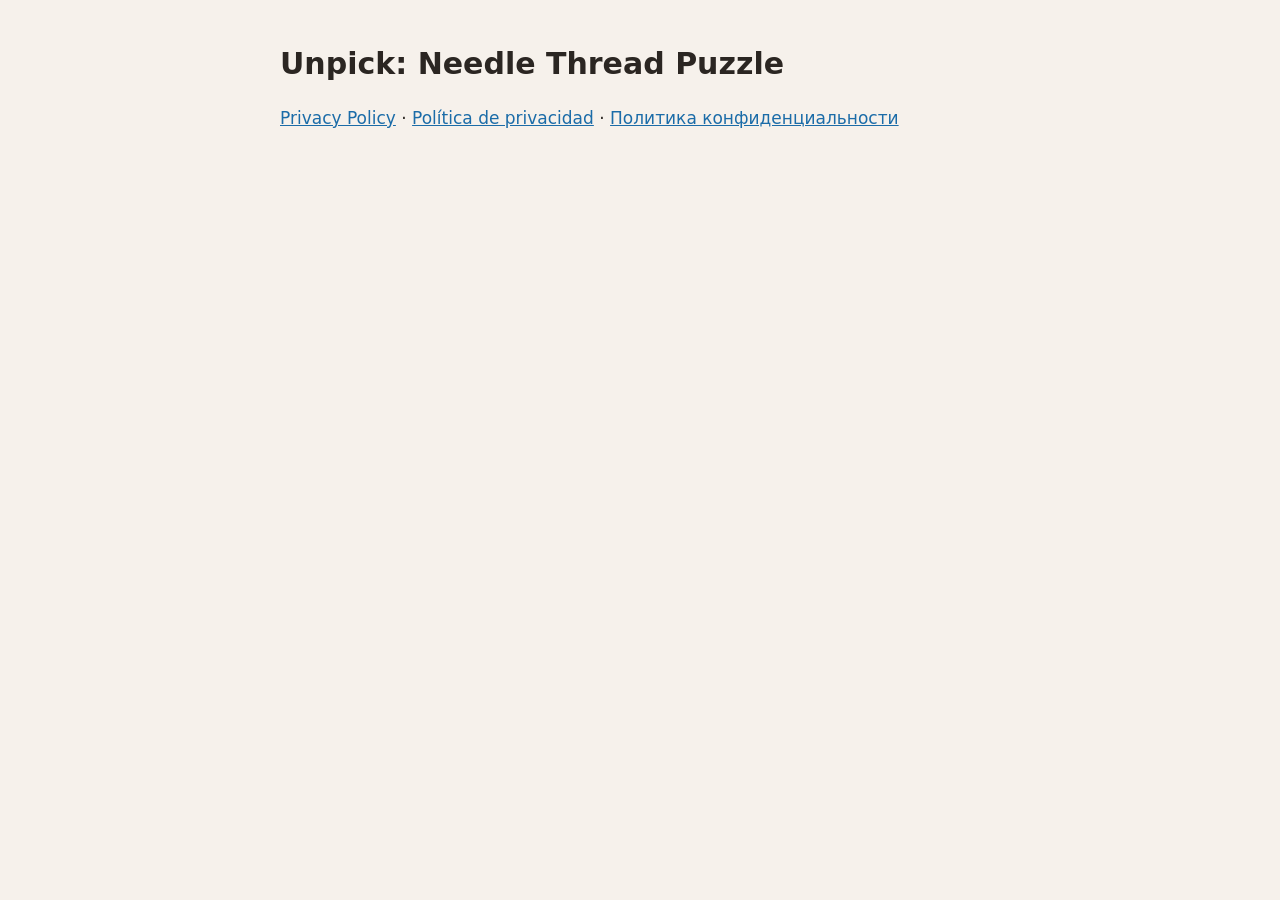
<file: index.html>
<!doctype html>
<html lang="en"><head><meta charset="utf-8"><meta name="viewport" content="width=device-width,initial-scale=1"><title>Unpick</title><link rel="stylesheet" href="style.css"></head>
<body><main><h1>Unpick: Needle Thread Puzzle</h1>
<p><a href="privacy/">Privacy Policy</a> · <a href="privacy/es/">Política de privacidad</a> · <a href="privacy/ru/">Политика конфиденциальности</a></p></main></body></html>
</file>
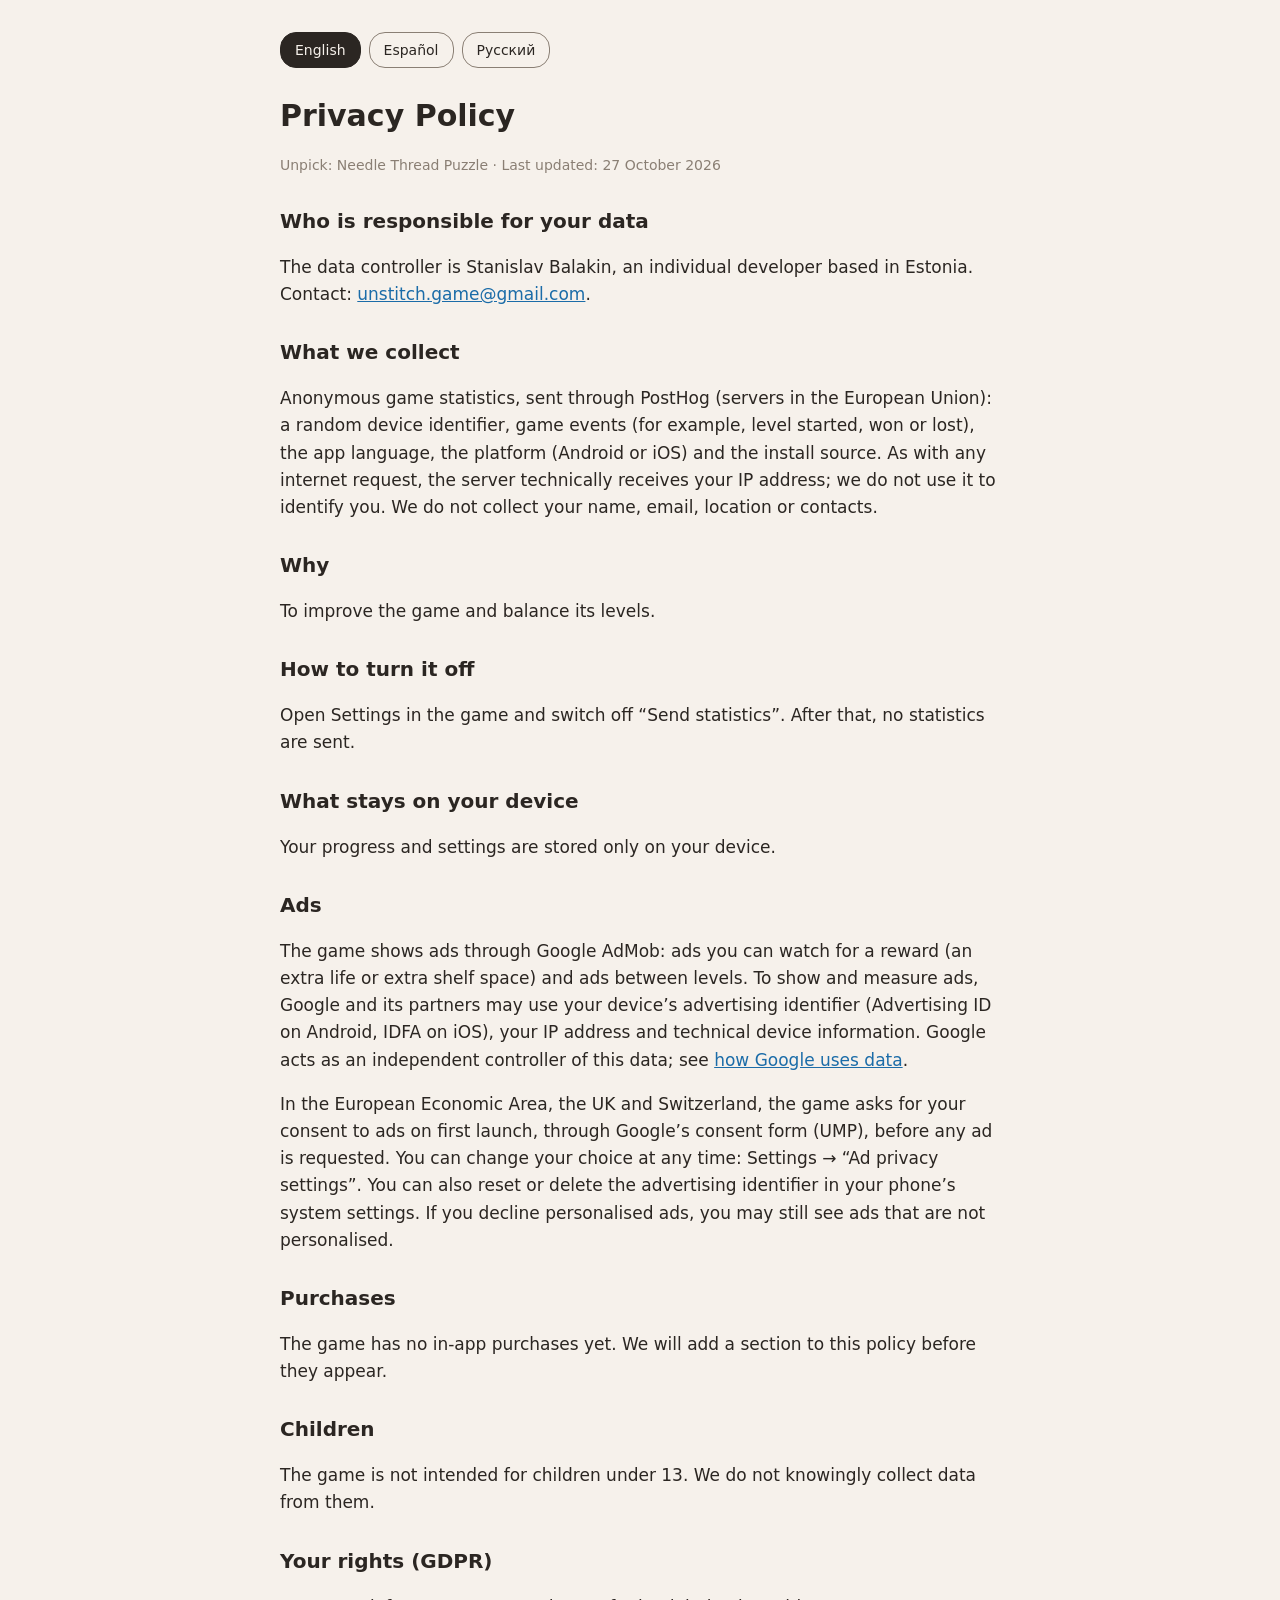
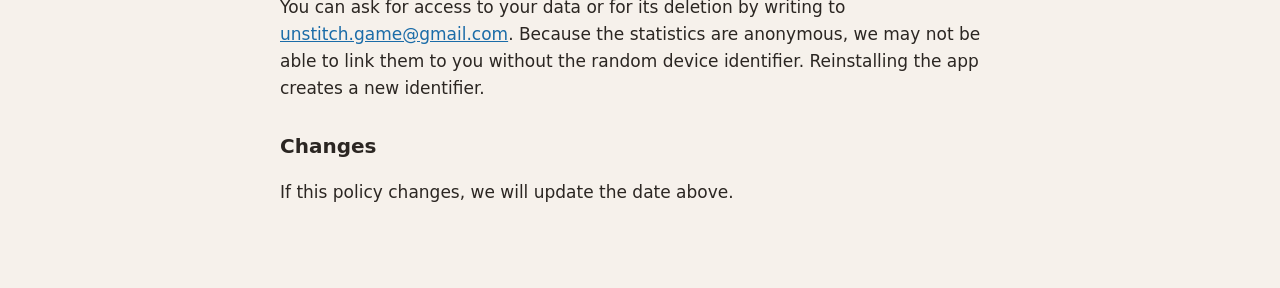
<file: privacy/index.html>
<!doctype html>
<html lang="en">
<head>
<meta charset="utf-8">
<meta name="viewport" content="width=device-width,initial-scale=1">
<title>Privacy Policy — Unpick</title>
<link rel="stylesheet" href="../style.css">
</head>
<body>
<main>
<nav><a class="on" href="/unstitch-site/privacy/">English</a><a class="" href="/unstitch-site/privacy/es/">Español</a><a class="" href="/unstitch-site/privacy/ru/">Русский</a></nav>
<h1>Privacy Policy</h1>
<p class="muted">Unpick: Needle Thread Puzzle · Last updated: 27 October 2026</p>
<h2>Who is responsible for your data</h2>
<p>The data controller is Stanislav Balakin, an individual developer based in Estonia. Contact: <a href="mailto:unstitch.game@gmail.com">unstitch.game@gmail.com</a>.</p>
<h2>What we collect</h2>
<p>Anonymous game statistics, sent through PostHog (servers in the European Union): a random device identifier, game events (for example, level started, won or lost), the app language, the platform (Android or iOS) and the install source. As with any internet request, the server technically receives your IP address; we do not use it to identify you. We do not collect your name, email, location or contacts.</p>
<h2>Why</h2>
<p>To improve the game and balance its levels.</p>
<h2>How to turn it off</h2>
<p>Open Settings in the game and switch off “Send statistics”. After that, no statistics are sent.</p>
<h2>What stays on your device</h2>
<p>Your progress and settings are stored only on your device.</p>
<h2>Ads</h2>
<p>The game shows ads through Google AdMob: ads you can watch for a reward (an extra life or extra shelf space) and ads between levels. To show and measure ads, Google and its partners may use your device’s advertising identifier (Advertising ID on Android, IDFA on iOS), your IP address and technical device information. Google acts as an independent controller of this data; see <a href="https://policies.google.com/technologies/partner-sites">how Google uses data</a>.</p>
<p>In the European Economic Area, the UK and Switzerland, the game asks for your consent to ads on first launch, through Google’s consent form (UMP), before any ad is requested. You can change your choice at any time: Settings → “Ad privacy settings”. You can also reset or delete the advertising identifier in your phone’s system settings. If you decline personalised ads, you may still see ads that are not personalised.</p>
<h2>Purchases</h2>
<p>The game has no in-app purchases yet. We will add a section to this policy before they appear.</p>
<h2>Children</h2>
<p>The game is not intended for children under 13. We do not knowingly collect data from them.</p>
<h2>Your rights (GDPR)</h2>
<p>You can ask for access to your data or for its deletion by writing to <a href="mailto:unstitch.game@gmail.com">unstitch.game@gmail.com</a>. Because the statistics are anonymous, we may not be able to link them to you without the random device identifier. Reinstalling the app creates a new identifier.</p>
<h2>Changes</h2>
<p>If this policy changes, we will update the date above.</p>
</main>
</body>
</html>
</file>
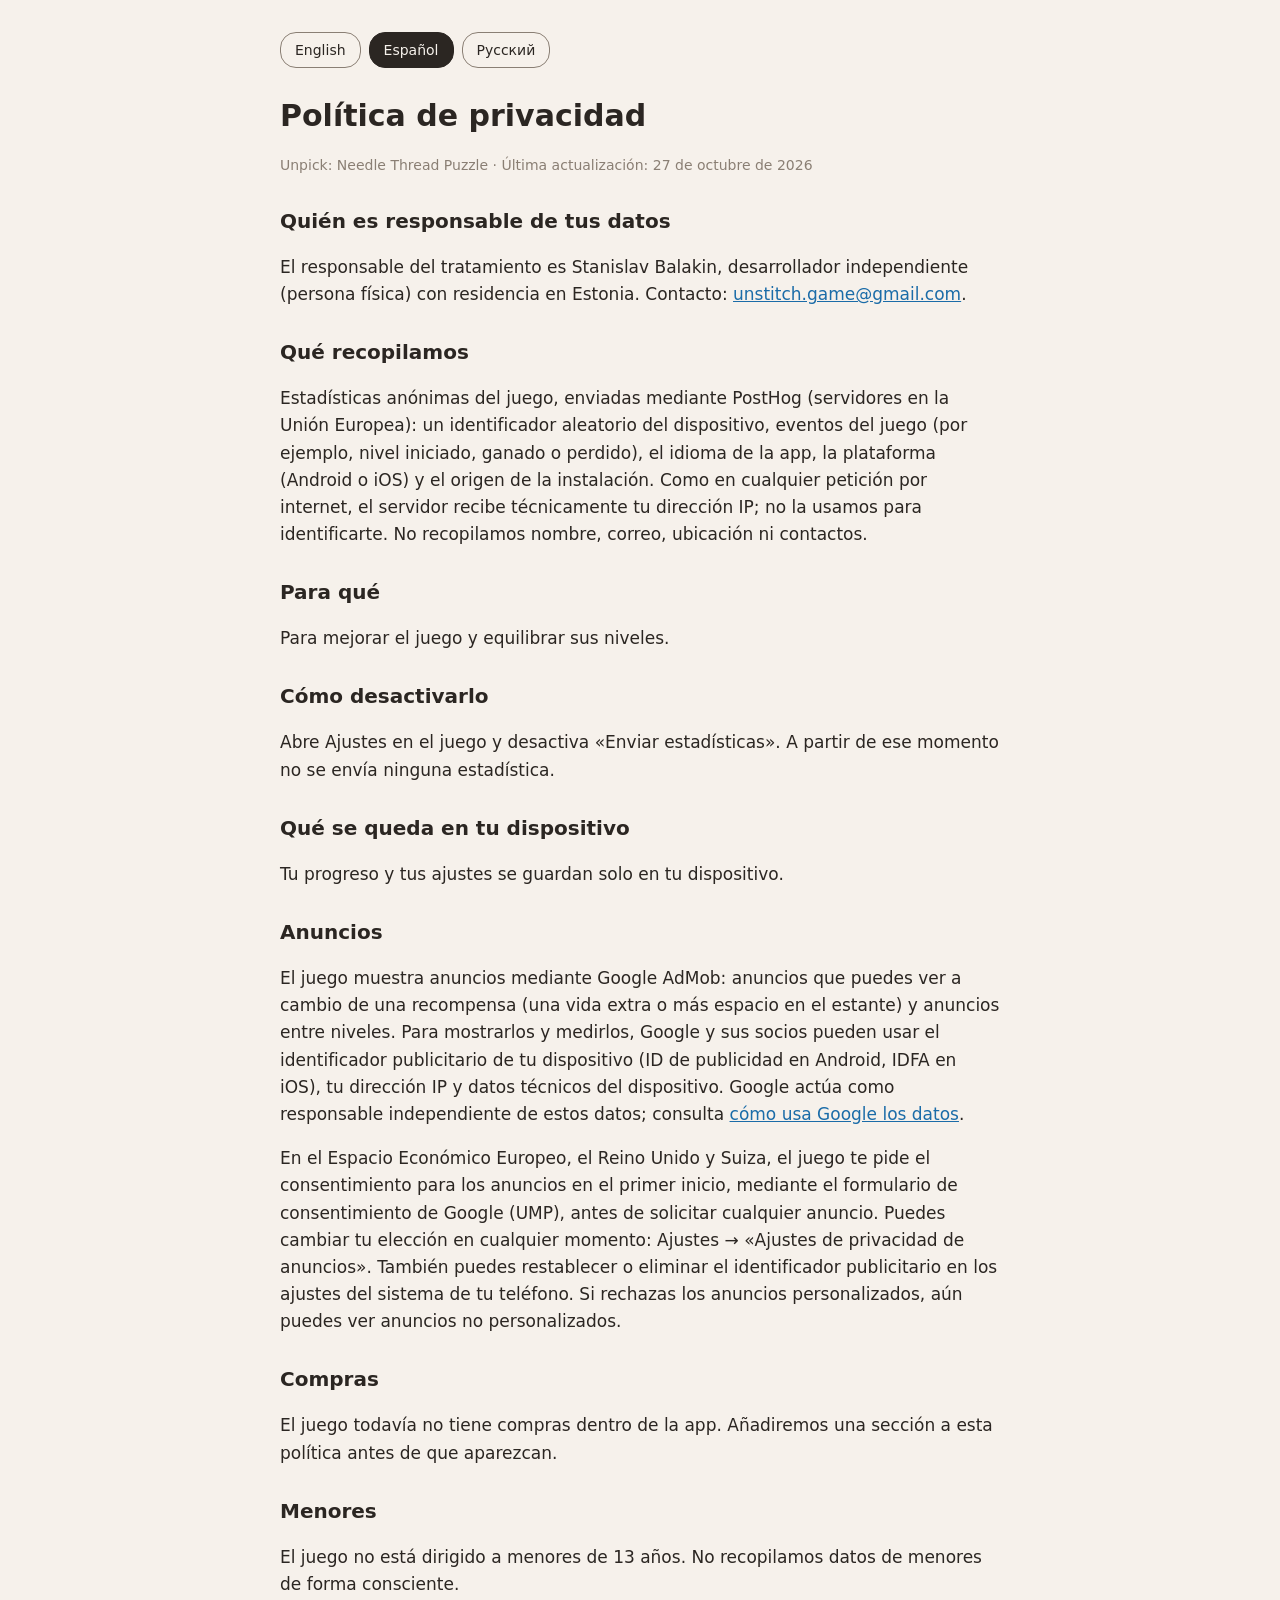
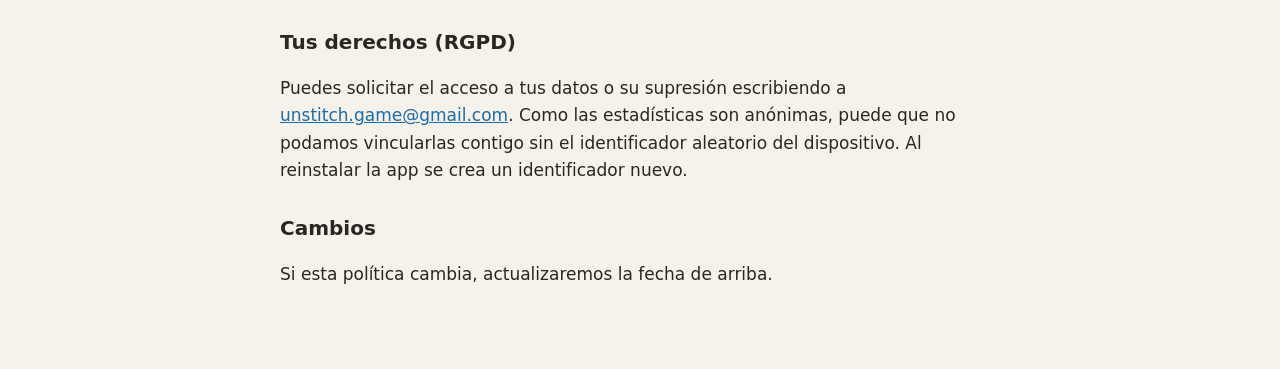
<file: privacy/es/index.html>
<!doctype html>
<html lang="es">
<head>
<meta charset="utf-8">
<meta name="viewport" content="width=device-width,initial-scale=1">
<title>Política de privacidad — Unpick</title>
<link rel="stylesheet" href="../../style.css">
</head>
<body>
<main>
<nav><a class="" href="/unstitch-site/privacy/">English</a><a class="on" href="/unstitch-site/privacy/es/">Español</a><a class="" href="/unstitch-site/privacy/ru/">Русский</a></nav>
<h1>Política de privacidad</h1>
<p class="muted">Unpick: Needle Thread Puzzle · Última actualización: 27 de octubre de 2026</p>
<h2>Quién es responsable de tus datos</h2>
<p>El responsable del tratamiento es Stanislav Balakin, desarrollador independiente (persona física) con residencia en Estonia. Contacto: <a href="mailto:unstitch.game@gmail.com">unstitch.game@gmail.com</a>.</p>
<h2>Qué recopilamos</h2>
<p>Estadísticas anónimas del juego, enviadas mediante PostHog (servidores en la Unión Europea): un identificador aleatorio del dispositivo, eventos del juego (por ejemplo, nivel iniciado, ganado o perdido), el idioma de la app, la plataforma (Android o iOS) y el origen de la instalación. Como en cualquier petición por internet, el servidor recibe técnicamente tu dirección IP; no la usamos para identificarte. No recopilamos nombre, correo, ubicación ni contactos.</p>
<h2>Para qué</h2>
<p>Para mejorar el juego y equilibrar sus niveles.</p>
<h2>Cómo desactivarlo</h2>
<p>Abre Ajustes en el juego y desactiva «Enviar estadísticas». A partir de ese momento no se envía ninguna estadística.</p>
<h2>Qué se queda en tu dispositivo</h2>
<p>Tu progreso y tus ajustes se guardan solo en tu dispositivo.</p>
<h2>Anuncios</h2>
<p>El juego muestra anuncios mediante Google AdMob: anuncios que puedes ver a cambio de una recompensa (una vida extra o más espacio en el estante) y anuncios entre niveles. Para mostrarlos y medirlos, Google y sus socios pueden usar el identificador publicitario de tu dispositivo (ID de publicidad en Android, IDFA en iOS), tu dirección IP y datos técnicos del dispositivo. Google actúa como responsable independiente de estos datos; consulta <a href="https://policies.google.com/technologies/partner-sites">cómo usa Google los datos</a>.</p>
<p>En el Espacio Económico Europeo, el Reino Unido y Suiza, el juego te pide el consentimiento para los anuncios en el primer inicio, mediante el formulario de consentimiento de Google (UMP), antes de solicitar cualquier anuncio. Puedes cambiar tu elección en cualquier momento: Ajustes → «Ajustes de privacidad de anuncios». También puedes restablecer o eliminar el identificador publicitario en los ajustes del sistema de tu teléfono. Si rechazas los anuncios personalizados, aún puedes ver anuncios no personalizados.</p>
<h2>Compras</h2>
<p>El juego todavía no tiene compras dentro de la app. Añadiremos una sección a esta política antes de que aparezcan.</p>
<h2>Menores</h2>
<p>El juego no está dirigido a menores de 13 años. No recopilamos datos de menores de forma consciente.</p>
<h2>Tus derechos (RGPD)</h2>
<p>Puedes solicitar el acceso a tus datos o su supresión escribiendo a <a href="mailto:unstitch.game@gmail.com">unstitch.game@gmail.com</a>. Como las estadísticas son anónimas, puede que no podamos vincularlas contigo sin el identificador aleatorio del dispositivo. Al reinstalar la app se crea un identificador nuevo.</p>
<h2>Cambios</h2>
<p>Si esta política cambia, actualizaremos la fecha de arriba.</p>
</main>
</body>
</html>
</file>
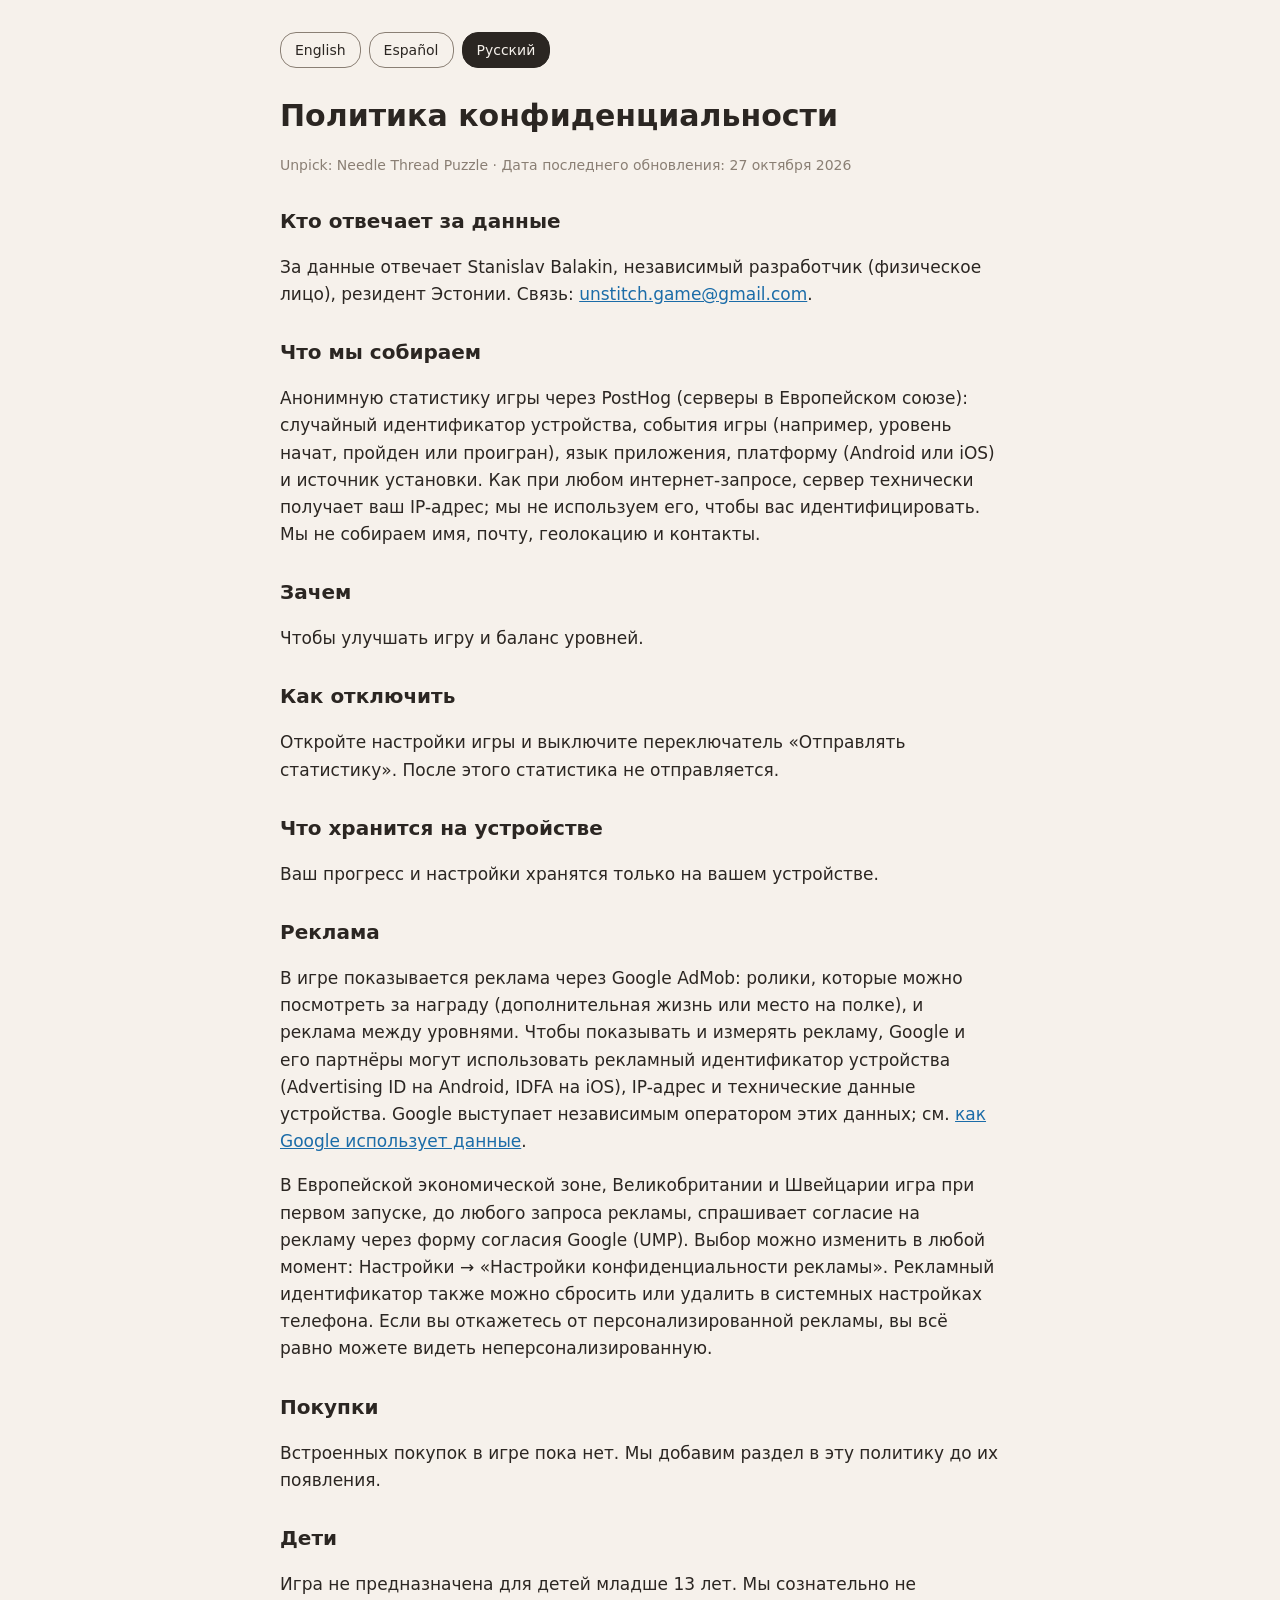
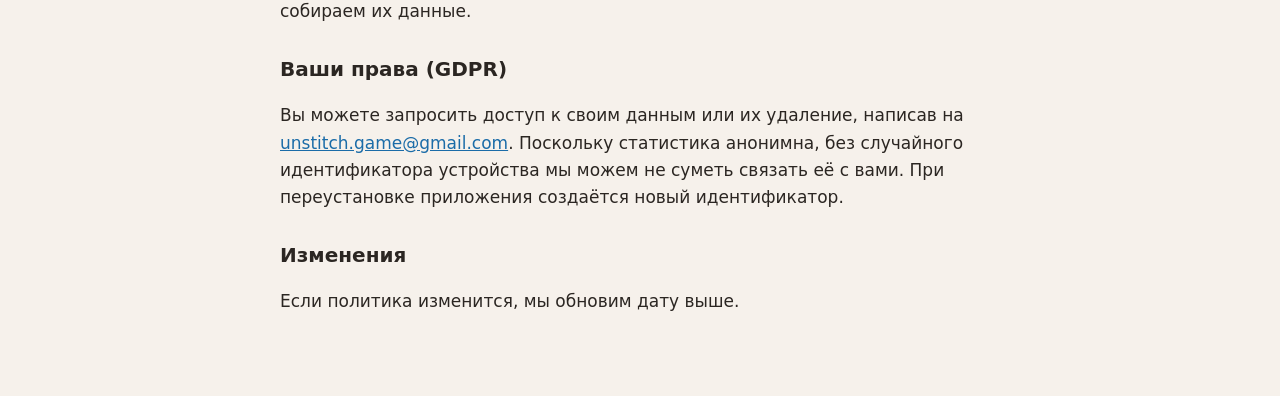
<file: privacy/ru/index.html>
<!doctype html>
<html lang="ru">
<head>
<meta charset="utf-8">
<meta name="viewport" content="width=device-width,initial-scale=1">
<title>Политика конфиденциальности — Unpick</title>
<link rel="stylesheet" href="../../style.css">
</head>
<body>
<main>
<nav><a class="" href="/unstitch-site/privacy/">English</a><a class="" href="/unstitch-site/privacy/es/">Español</a><a class="on" href="/unstitch-site/privacy/ru/">Русский</a></nav>
<h1>Политика конфиденциальности</h1>
<p class="muted">Unpick: Needle Thread Puzzle · Дата последнего обновления: 27 октября 2026</p>
<h2>Кто отвечает за данные</h2>
<p>За данные отвечает Stanislav Balakin, независимый разработчик (физическое лицо), резидент Эстонии. Связь: <a href="mailto:unstitch.game@gmail.com">unstitch.game@gmail.com</a>.</p>
<h2>Что мы собираем</h2>
<p>Анонимную статистику игры через PostHog (серверы в Европейском союзе): случайный идентификатор устройства, события игры (например, уровень начат, пройден или проигран), язык приложения, платформу (Android или iOS) и источник установки. Как при любом интернет-запросе, сервер технически получает ваш IP-адрес; мы не используем его, чтобы вас идентифицировать. Мы не собираем имя, почту, геолокацию и контакты.</p>
<h2>Зачем</h2>
<p>Чтобы улучшать игру и баланс уровней.</p>
<h2>Как отключить</h2>
<p>Откройте настройки игры и выключите переключатель «Отправлять статистику». После этого статистика не отправляется.</p>
<h2>Что хранится на устройстве</h2>
<p>Ваш прогресс и настройки хранятся только на вашем устройстве.</p>
<h2>Реклама</h2>
<p>В игре показывается реклама через Google AdMob: ролики, которые можно посмотреть за награду (дополнительная жизнь или место на полке), и реклама между уровнями. Чтобы показывать и измерять рекламу, Google и его партнёры могут использовать рекламный идентификатор устройства (Advertising ID на Android, IDFA на iOS), IP-адрес и технические данные устройства. Google выступает независимым оператором этих данных; см. <a href="https://policies.google.com/technologies/partner-sites">как Google использует данные</a>.</p>
<p>В Европейской экономической зоне, Великобритании и Швейцарии игра при первом запуске, до любого запроса рекламы, спрашивает согласие на рекламу через форму согласия Google (UMP). Выбор можно изменить в любой момент: Настройки → «Настройки конфиденциальности рекламы». Рекламный идентификатор также можно сбросить или удалить в системных настройках телефона. Если вы откажетесь от персонализированной рекламы, вы всё равно можете видеть неперсонализированную.</p>
<h2>Покупки</h2>
<p>Встроенных покупок в игре пока нет. Мы добавим раздел в эту политику до их появления.</p>
<h2>Дети</h2>
<p>Игра не предназначена для детей младше 13 лет. Мы сознательно не собираем их данные.</p>
<h2>Ваши права (GDPR)</h2>
<p>Вы можете запросить доступ к своим данным или их удаление, написав на <a href="mailto:unstitch.game@gmail.com">unstitch.game@gmail.com</a>. Поскольку статистика анонимна, без случайного идентификатора устройства мы можем не суметь связать её с вами. При переустановке приложения создаётся новый идентификатор.</p>
<h2>Изменения</h2>
<p>Если политика изменится, мы обновим дату выше.</p>
</main>
</body>
</html>
</file>
<file: style.css>
body{margin:0;background:#F6F1EB;color:#2B2622;font:17px/1.6 system-ui,-apple-system,Segoe UI,Roboto,sans-serif}
main{max-width:720px;margin:0 auto;padding:32px 20px 64px}
h1{font-size:30px;margin:8px 0}h2{font-size:20px;margin:28px 0 6px}
nav{display:flex;gap:8px;margin-bottom:24px}
nav a{padding:6px 14px;border:1px solid #8A7F74;border-radius:16px;color:#2B2622;text-decoration:none;font-size:14px}
nav a.on{background:#2B2622;color:#F6F1EB;border-color:#2B2622}
a{color:#1B6CA8}.muted{color:#8A7F74;font-size:14px}
</file>
